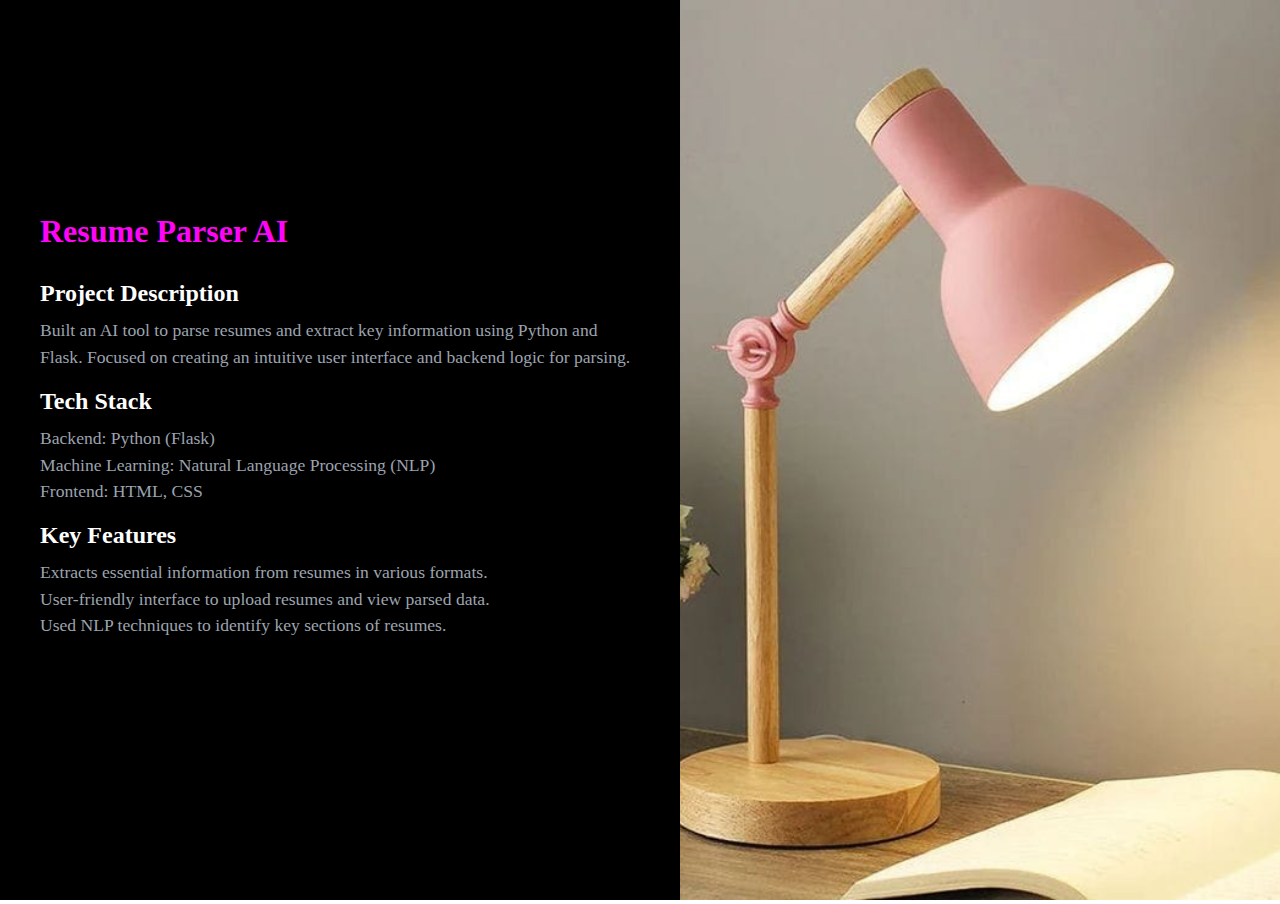
<file: project1.html>
<!DOCTYPE html>
<html lang="en">
<head>
    <meta charset="UTF-8">
    <meta name="viewport" content="width=device-width, initial-scale=1.0">
    <title>Resume Parser AI</title>
    <style>
        * {
            margin: 0;
            padding: 0;
            box-sizing: border-box;
        }
        .container {
            display: flex;
            height: 100vh; /* Full viewport height */
        }
        .text {
            flex: 1;
            display: flex;
            flex-direction: column; /* Stack heading and paragraph */
            justify-content: center;
            align-items: flex-start; /* Align text to the left */
            padding: 40px;
            background: #000
        }
        .text h1 {
            margin-bottom: 10px; /* Space between heading and paragraph */
        }
        .image {
            flex: 1;
        }
        .image img {
            width: 100%;
            height: 100%;
            object-fit: cover; /* Ensures the image covers the entire right side */
        }
    </style>
</head>
<body>
    <div class="container">
        <div class="text">
            <header style="text-align: center; margin-bottom: 20px;">
                <h1 style="font-size: 2em; color: #ff05f7;">Resume Parser AI</h1>
            </header>
    
            <section style="margin-bottom: 30px;">
                <h2 style="text-align: left; font-size: 1.5em; color: #ffffff; margin-bottom: 10px;">Project Description</h2>
                <p style="text-align: left; font-size: 1.1em; line-height: 1.5em; color: #9ca3af;">Built an AI tool to parse resumes and extract key information using Python and Flask. Focused on creating an intuitive user interface and backend logic for parsing.</p>
                <br>
                <h2 style="text-align: left; font-size: 1.5em; color: #ffffff; margin-bottom: 10px;">Tech Stack</h2>
                            <p style="text-align: left; font-size: 1.1em; line-height: 1.5em; color: #9ca3af;">Backend: Python (Flask)<br>
                    Machine Learning: Natural Language Processing (NLP)<br>
                    Frontend: HTML, CSS</p>
                <br>
                <h2 style="text-align: left; font-size: 1.5em; color: #ffffff; margin-bottom: 10px;">Key Features</h2>
                <p style="text-align: left; font-size: 1.1em; line-height: 1.5em; color: #9ca4af;">Extracts essential information from resumes in various formats.<br> User-friendly interface to upload resumes and view parsed data.<br>
                    Used NLP techniques to identify key sections of resumes.
                    </p>
                <br>
            </section>
        </div>
        <div class="image">
            <img src="assets/project-1.jpg" alt="project" />
        </div>
    </div>
</body>
</html>
</file>
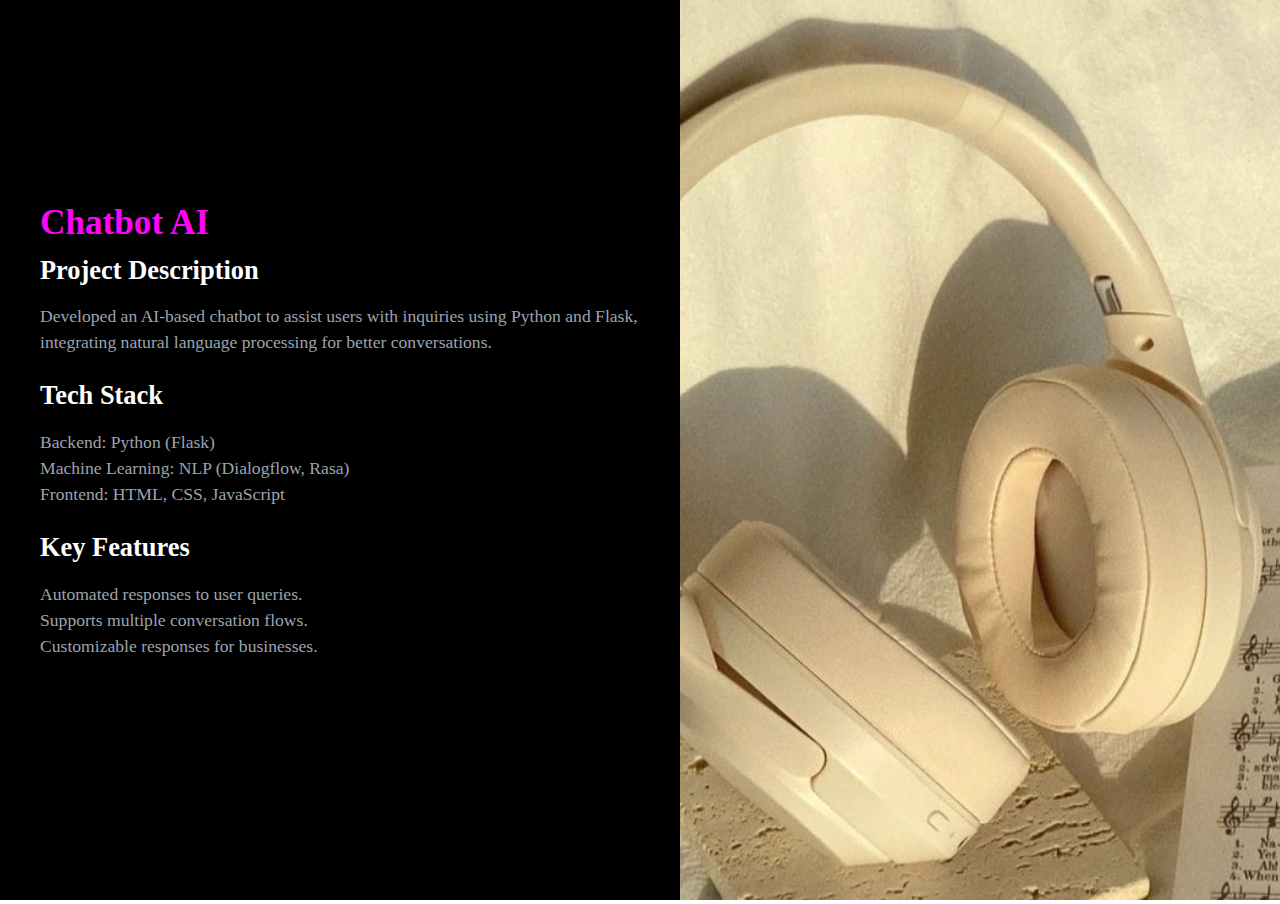
<file: project2.html>
<!DOCTYPE html>
<html lang="en">
<head>
    <meta charset="UTF-8">
    <meta name="viewport" content="width=device-width, initial-scale=1.0">
    <title>Chatbot AI</title>
    <style>
        * { margin: 0; padding: 0; box-sizing: border-box; }
        .container { display: flex; height: 100vh; }
        .text { font-size: 1.1em; line-height: 1.5em; flex: 1; display: flex; flex-direction: column; justify-content: center; align-items: flex-start; padding: 40px; background: #000; }
        .text h1 { margin-bottom: 20px; color: #ff05f7; font-size: 2em;}
        .text h2 {font-size: 1.5em;  margin-bottom: 20px;    }
        .image { flex: 1; }
        .image img { width: 100%; height: 100%; object-fit: cover; }
    </style>
</head>
<body>
    <div class="container">
        <div class="text">
            <header><h1>Chatbot AI</h1></header>
            <section style="margin-bottom: 30px;">
                <h2 style="color: #ffffff;">Project Description</h2>
                <p style="color: #9ca3af;">Developed an AI-based chatbot to assist users with inquiries using Python and Flask, integrating natural language processing for better conversations.</p>
                <br>
                <h2 style="color: #ffffff;">Tech Stack</h2>
                <p style="color: #9ca3af;">Backend: Python (Flask)<br>Machine Learning: NLP (Dialogflow, Rasa)<br>Frontend: HTML, CSS, JavaScript</p><br>
                <h2 style="color: #ffffff;">Key Features</h2>
                <p style="color: #9ca3af;">Automated responses to user queries.<br>Supports multiple conversation flows.<br>Customizable responses for businesses.</p>
            </section>
        </div>
        <div class="image">
            <img src="assets/project-2.jpg" alt="Chatbot AI">
        </div>
    </div>
</body>
</html>
</file>
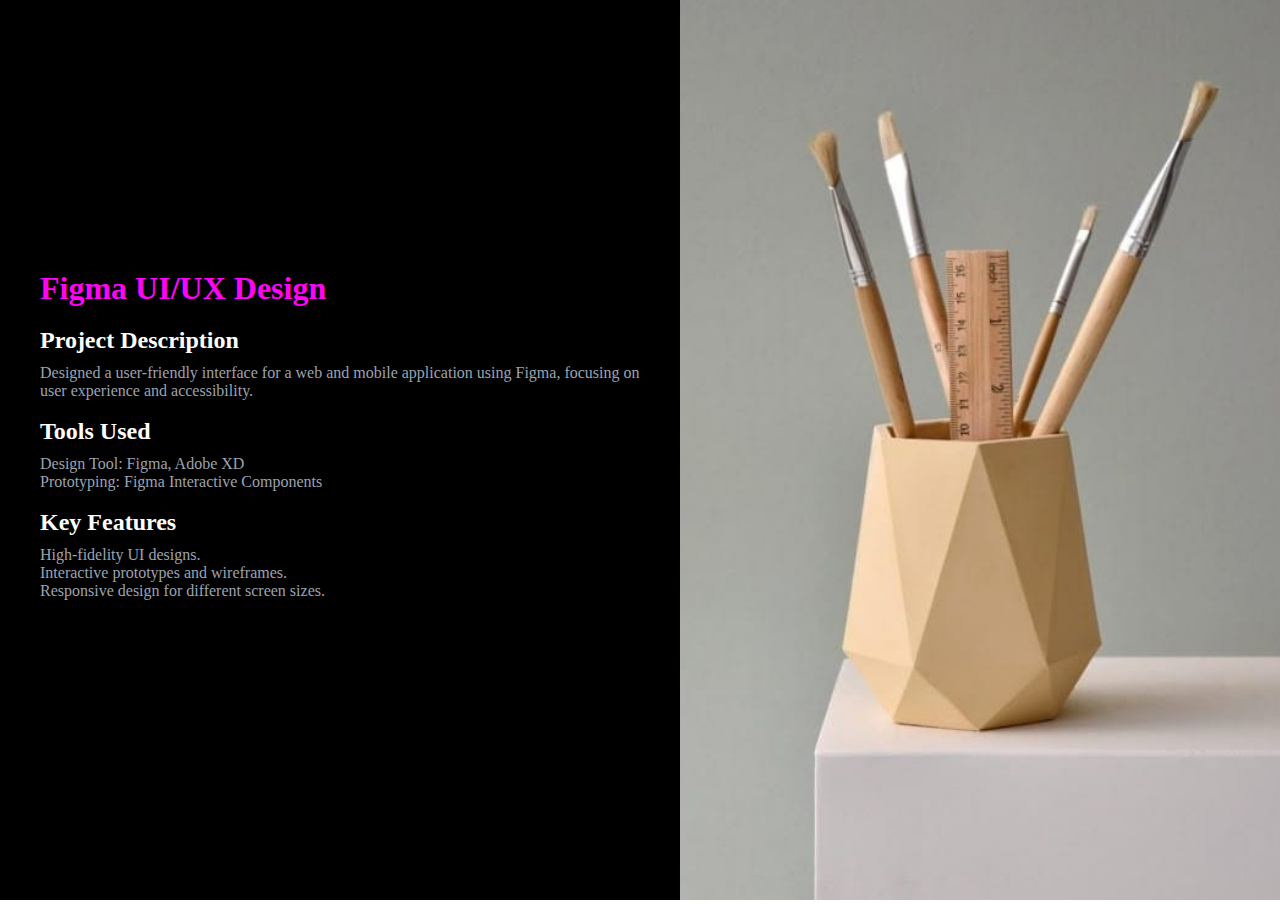
<file: project3.html>
<!DOCTYPE html>
<html lang="en">
<head>
    <meta charset="UTF-8">
    <meta name="viewport" content="width=device-width, initial-scale=1.0">
    <title>Figma UI/UX Design</title>
    <style>
        * { margin: 0; padding: 0; box-sizing: border-box; }
        .container { display: flex; height: 100vh; }
        .text { flex: 1; display: flex; flex-direction: column; justify-content: center; align-items: flex-start; padding: 40px; background: #000; }
        .text h1 { margin-bottom: 20px; color: #ff05f7; }
        .text h2 {margin-bottom: 10px;}
        .image { flex: 1; }
        .image img { width: 100%; height: 100%; object-fit: cover; }
    </style>
</head>
<body>
    <div class="container">
        <div class="text">
            <header><h1>Figma UI/UX Design</h1></header>
            <section style="margin-bottom: 30px;">
                <h2 style="color: #ffffff;">Project Description</h2>
                <p style="color: #9ca3af;">Designed a user-friendly interface for a web and mobile application using Figma, focusing on user experience and accessibility.</p><br>
                <h2 style="color: #ffffff;">Tools Used</h2>
                <p style="color: #9ca3af;">Design Tool: Figma, Adobe XD<br>Prototyping: Figma Interactive Components</p><br>
                <h2 style="color: #ffffff;">Key Features</h2>
                <p style="color: #9ca3af;">High-fidelity UI designs.<br>Interactive prototypes and wireframes.<br>Responsive design for different screen sizes.</p>
            </section>
        </div>
        <div class="image">
            <img src="assets/project-3.jpg" alt="Figma UI/UX Design">
        </div>
    </div>
</body>
</html>
</file>
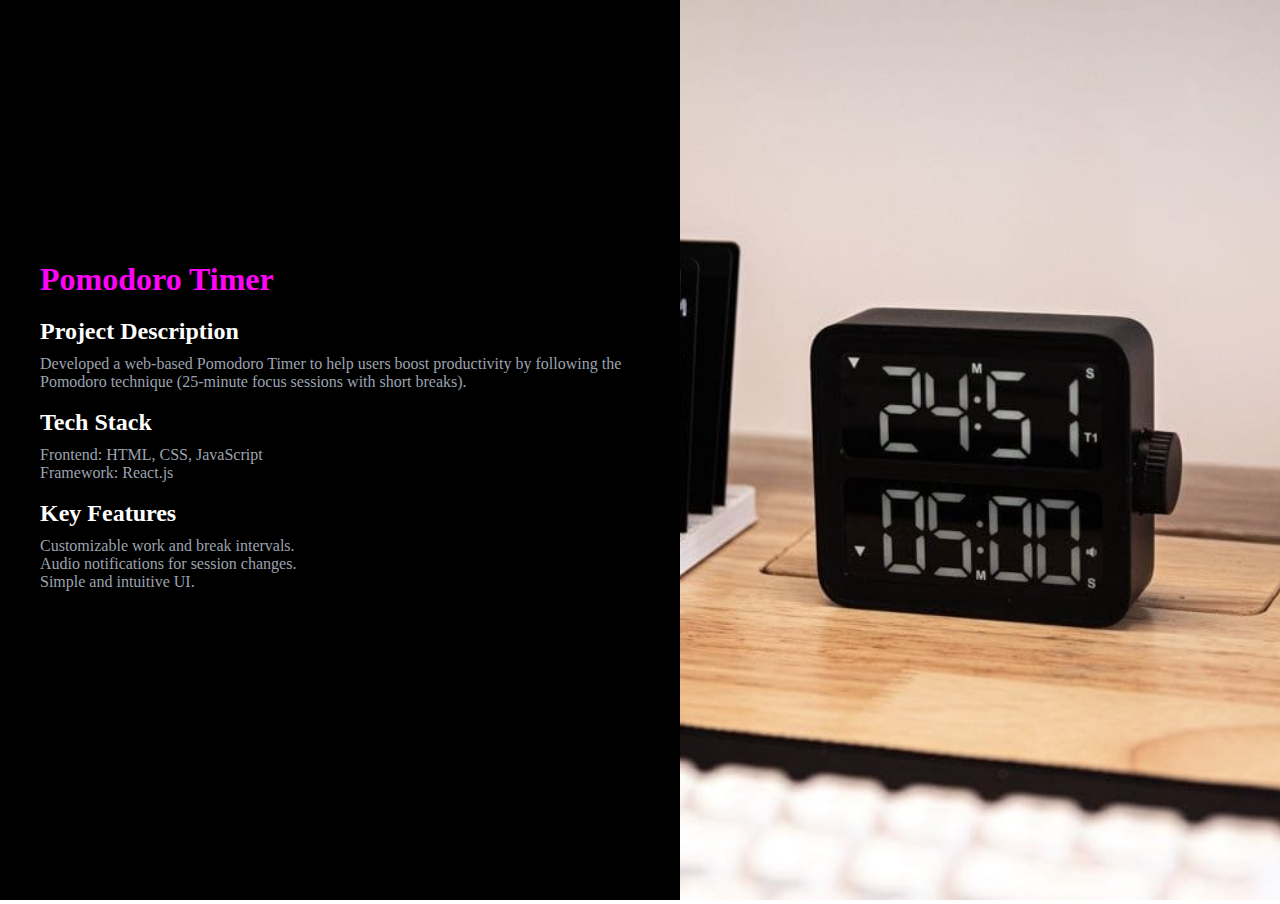
<file: project4.html>
<!DOCTYPE html>
<html lang="en">
<head>
    <meta charset="UTF-8">
    <meta name="viewport" content="width=device-width, initial-scale=1.0">
    <title>Pomodoro Timer</title>
    <style>
        * { margin: 0; padding: 0; box-sizing: border-box; }
        .container { display: flex; height: 100vh; }
        .text { flex: 1; display: flex; flex-direction: column; justify-content: center; align-items: flex-start; padding: 40px; background: #000; }
        .text h1 { margin-bottom: 20px; color: #ff05f7; }
        .text h2 {margin-bottom: 10px;}
        .image { flex: 1; }
        .image img { width: 100%; height: 100%; object-fit: cover; }
    </style>
</head>
<body>
    <div class="container">
        <div class="text">
            <header><h1>Pomodoro Timer</h1></header>
            <section style="margin-bottom: 30px;">
                <h2 style="color: #ffffff;">Project Description</h2>
                <p style="color: #9ca3af;">Developed a web-based Pomodoro Timer to help users boost productivity by following the Pomodoro technique (25-minute focus sessions with short breaks).</p><br>
                <h2 style="color: #ffffff;">Tech Stack</h2>
                <p style="color: #9ca3af;">Frontend: HTML, CSS, JavaScript<br>Framework: React.js</p><br>
                <h2 style="color: #ffffff;">Key Features</h2>
                <p style="color: #9ca3af;">Customizable work and break intervals.<br>Audio notifications for session changes.<br>Simple and intuitive UI.</p><br>
            </section>
        </div>
        <div class="image">
            <img src="assets/project-4.jpg" alt="Pomodoro Timer">
        </div>
    </div>
</body>
</html>
</file>
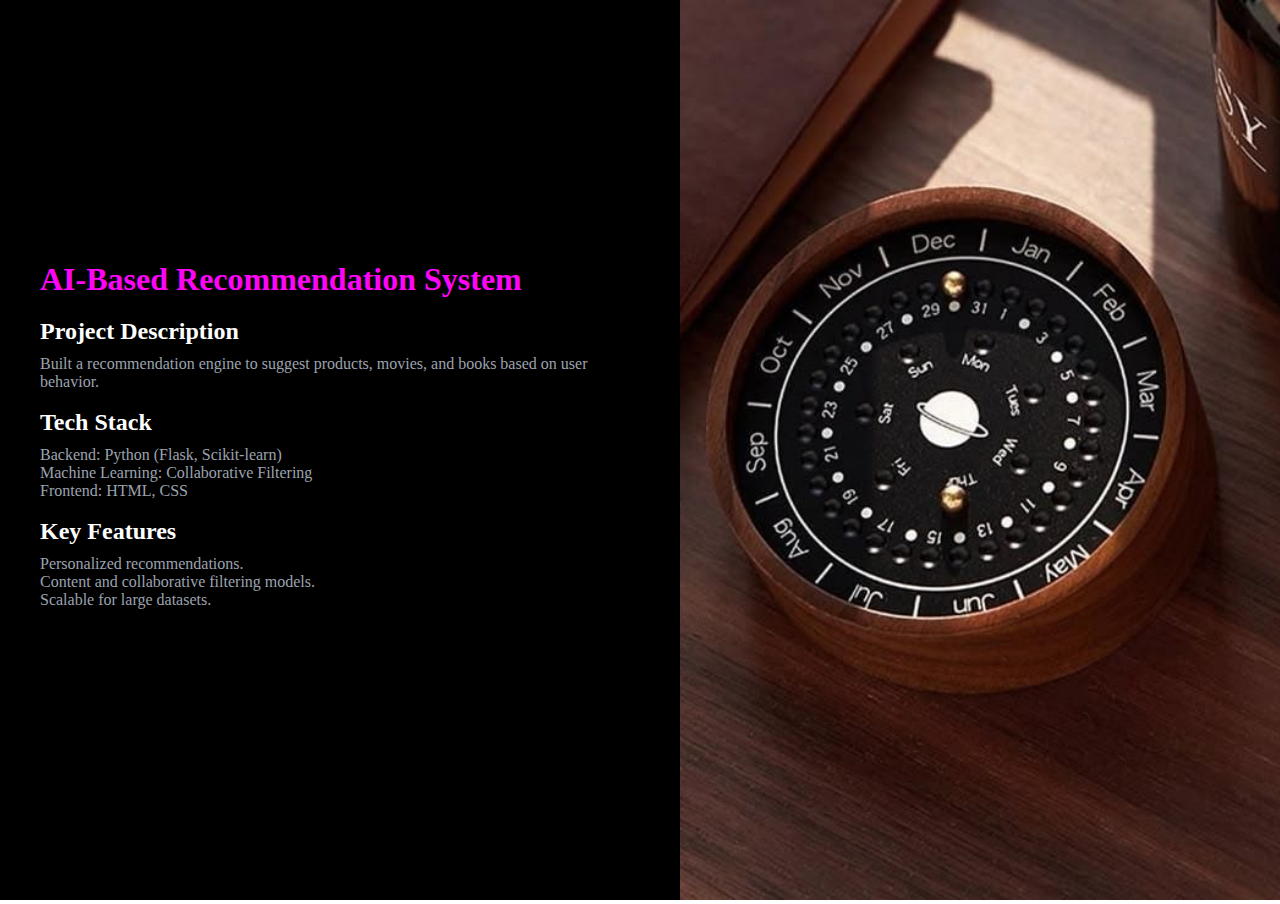
<file: project5.html>
<!DOCTYPE html>
<html lang="en">
<head>
    <meta charset="UTF-8">
    <meta name="viewport" content="width=device-width, initial-scale=1.0">
    <title>Recommendation System</title>
    <style>
        * { margin: 0; padding: 0; box-sizing: border-box; }
        .container { display: flex; height: 100vh; }
        .text { flex: 1; display: flex; flex-direction: column; justify-content: center; align-items: flex-start; padding: 40px; background: #000; }
        .text h1 { margin-bottom: 20px; color: #ff05f7; }
        .text h2 { margin-bottom: 10px;}
        .image { flex: 1; }
        .image img { width: 100%; height: 100%; object-fit: cover; }
    </style>
</head>
<body>
    <div class="container">
        <div class="text">
            <header><h1>AI-Based Recommendation System</h1></header>
            <section style="margin-bottom: 30px;">
                <h2 style="color: #ffffff;">Project Description</h2>
                <p style="color: #9ca3af;">Built a recommendation engine to suggest products, movies, and books based on user behavior.</p><br>
                <h2 style="color: #ffffff;">Tech Stack</h2>
                <p style="color: #9ca3af;">Backend: Python (Flask, Scikit-learn)<br>Machine Learning: Collaborative Filtering<br>Frontend: HTML, CSS</p><br>
                <h2 style="color: #ffffff;">Key Features</h2>
                <p style="color: #9ca3af;">Personalized recommendations.<br>Content and collaborative filtering models.<br>Scalable for large datasets.</p>
            </section>
        </div>
        <div class="image">
            <img src="assets/project-5.jpg" alt="Recommendation System">
        </div>
    </div>
</body>
</html>
</file>
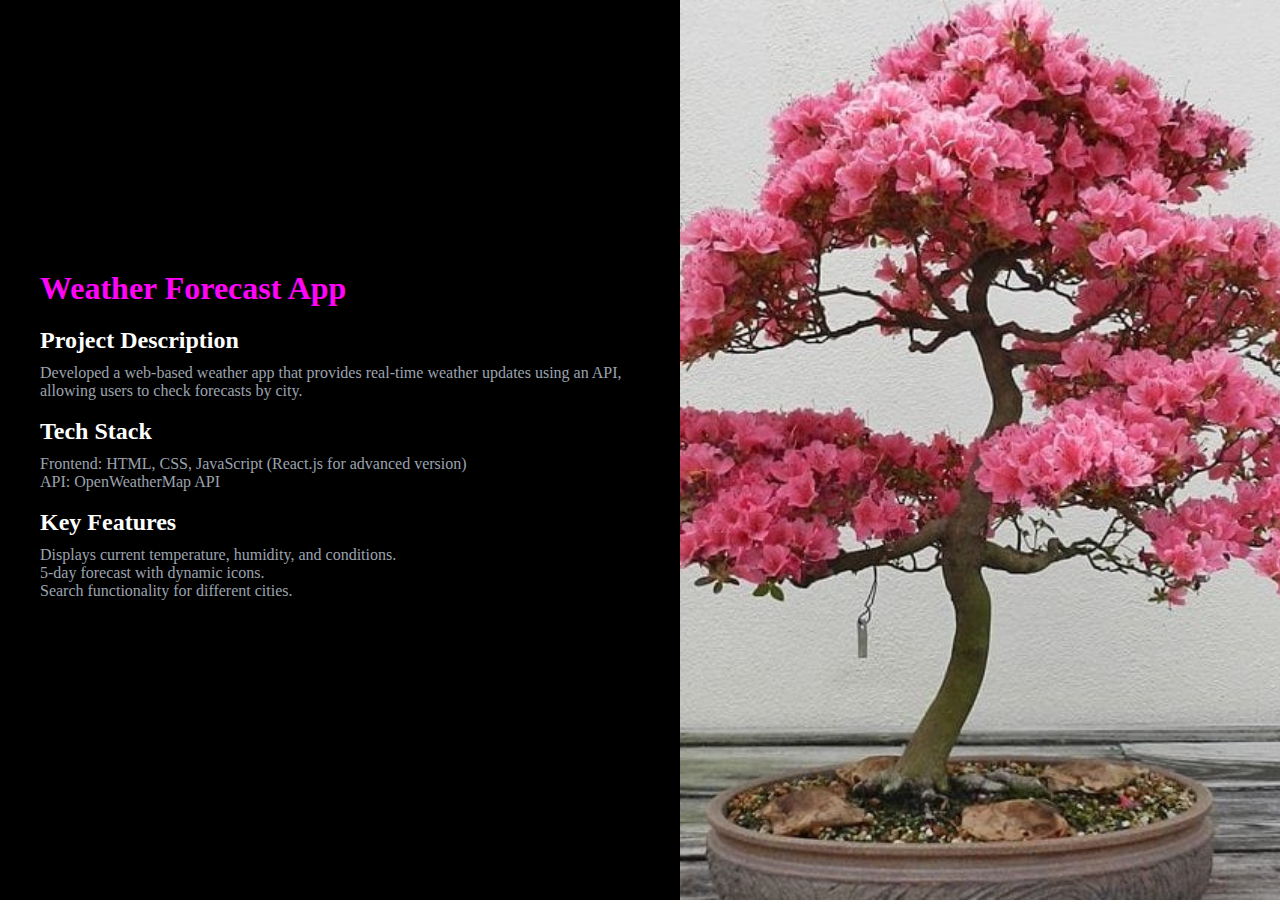
<file: project6.html>
<!DOCTYPE html>
<html lang="en">
<head>
    <meta charset="UTF-8">
    <meta name="viewport" content="width=device-width, initial-scale=1.0">
    <title>Weather Forecast App</title>
    <style>
        * { margin: 0; padding: 0; box-sizing: border-box; }
        .container { display: flex; height: 100vh; }
        .text { flex: 1; display: flex; flex-direction: column; justify-content: center; align-items: flex-start; padding: 40px; background: #000; }
        .text h1 { margin-bottom: 20px; color: #ff05f7; }
        .text h2 {margin-bottom: 10px;}
        .image { flex: 1; }
        .image img { width: 100%; height: 100%; object-fit: cover; }
    </style>
</head>
<body>
    <div class="container">
        <div class="text">
            <header><h1>Weather Forecast App</h1></header>
            <section style="margin-bottom: 30px;">
                <h2 style="color: #ffffff;">Project Description</h2>
                <p style="color: #9ca3af;">Developed a web-based weather app that provides real-time weather updates using an API, allowing users to check forecasts by city.</p><br>
                <h2 style="color: #ffffff;">Tech Stack</h2>
                <p style="color: #9ca3af;">Frontend: HTML, CSS, JavaScript (React.js for advanced version)<br>API: OpenWeatherMap API</p><br>
                <h2 style="color: #ffffff;">Key Features</h2>
                <p style="color: #9ca3af;">Displays current temperature, humidity, and conditions.<br>5-day forecast with dynamic icons.<br>Search functionality for different cities.</p>
            </section>
        </div>
        <div class="image">
            <img src="assets/project-6.jpg" alt="Weather Forecast App">
        </div>
    </div>
</body>
</html>
</file>
